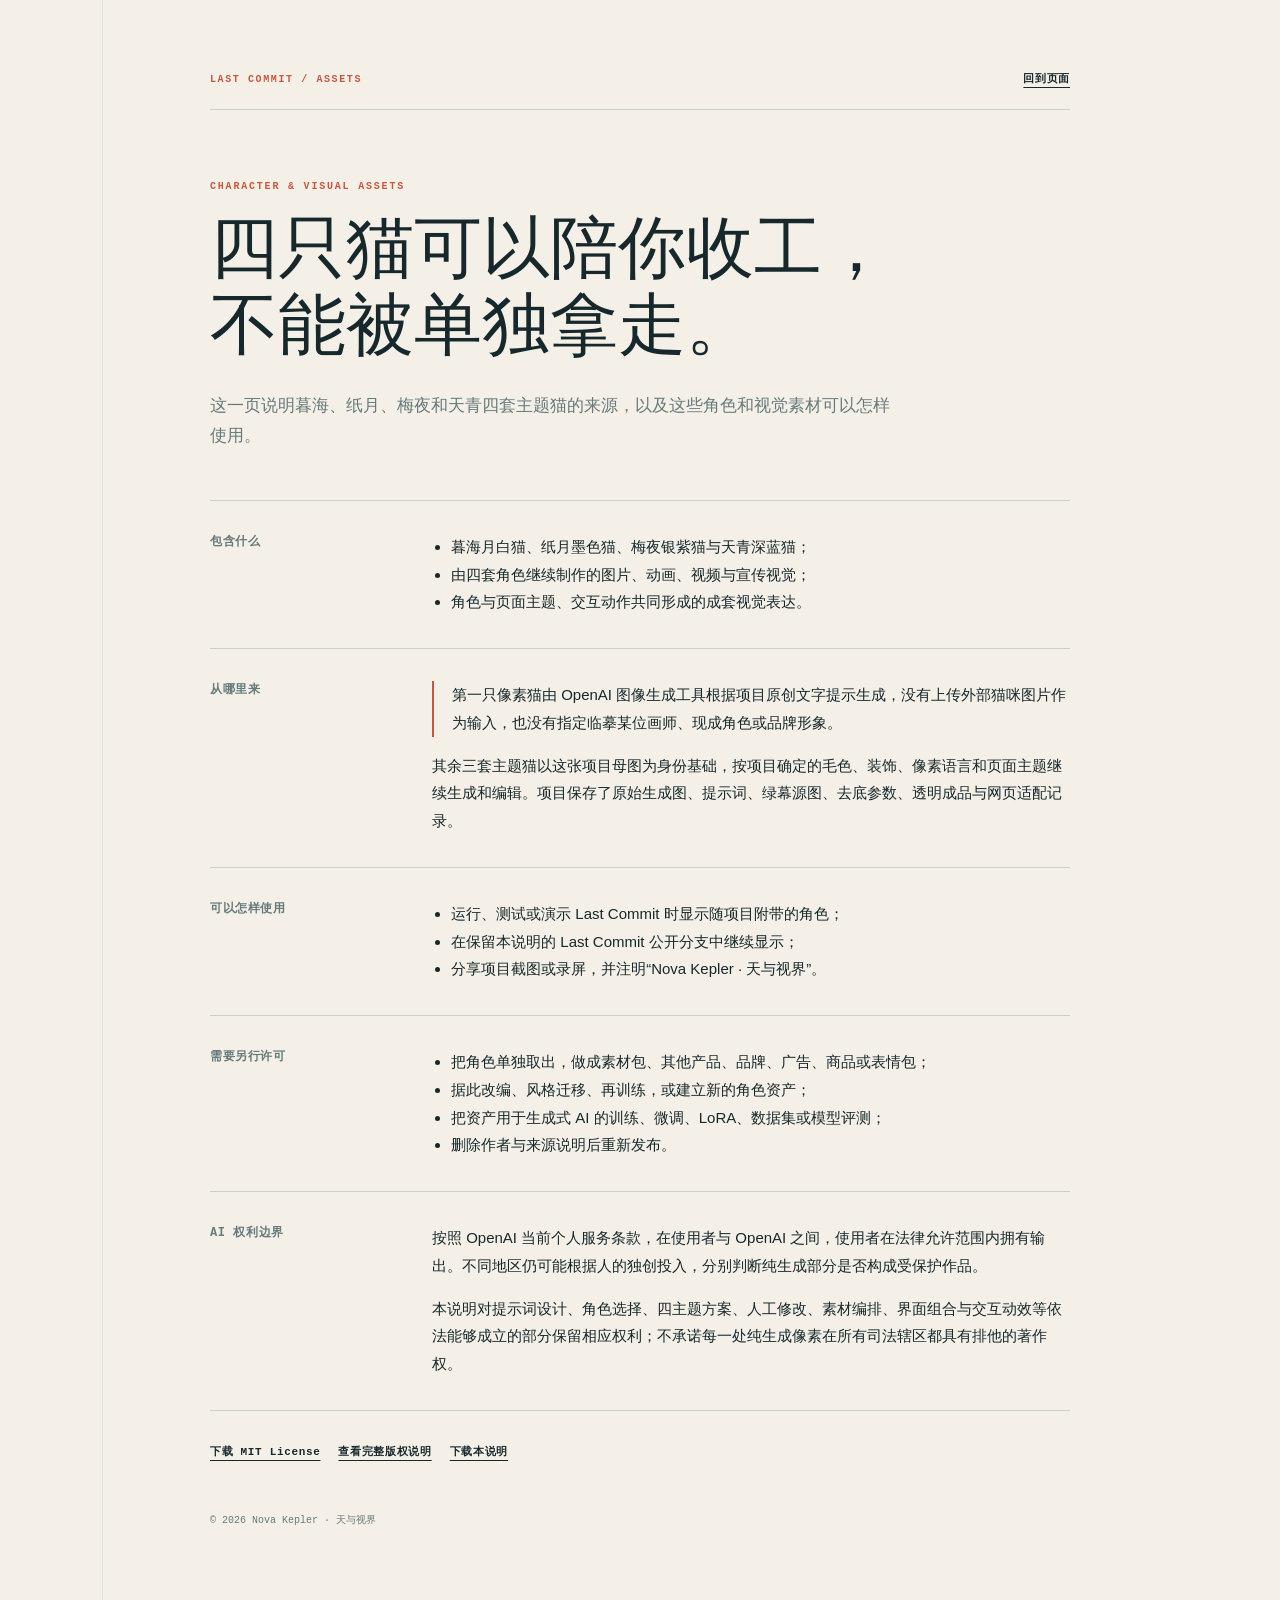
<file: asset-license.html>
<!doctype html>
<html lang="zh-CN">
<head>
  <meta charset="utf-8">
  <meta name="viewport" content="width=device-width,initial-scale=1">
  <meta name="color-scheme" content="dark light">
  <title>角色与视觉资产说明 · Last Commit</title>
  <link rel="stylesheet" href="assets/legal-v1.css">
</head>
<body>
  <main>
    <nav class="legal-nav" aria-label="页面导航">
      <span class="legal-mark">LAST COMMIT / ASSETS</span>
      <a href="last-commit.html">回到页面</a>
    </nav>
    <header>
      <p class="eyebrow">CHARACTER &amp; VISUAL ASSETS</p>
      <h1>四只猫可以陪你收工，不能被单独拿走。</h1>
      <p class="lead">这一页说明暮海、纸月、梅夜和天青四套主题猫的来源，以及这些角色和视觉素材可以怎样使用。</p>
    </header>
    <article>
      <section>
        <h2>包含什么</h2>
        <div class="section-copy">
          <ul>
            <li>暮海月白猫、纸月墨色猫、梅夜银紫猫与天青深蓝猫；</li>
            <li>由四套角色继续制作的图片、动画、视频与宣传视觉；</li>
            <li>角色与页面主题、交互动作共同形成的成套视觉表达。</li>
          </ul>
        </div>
      </section>
      <section>
        <h2>从哪里来</h2>
        <div class="section-copy">
          <p class="fact">第一只像素猫由 OpenAI 图像生成工具根据项目原创文字提示生成，没有上传外部猫咪图片作为输入，也没有指定临摹某位画师、现成角色或品牌形象。</p>
          <p>其余三套主题猫以这张项目母图为身份基础，按项目确定的毛色、装饰、像素语言和页面主题继续生成和编辑。项目保存了原始生成图、提示词、绿幕源图、去底参数、透明成品与网页适配记录。</p>
        </div>
      </section>
      <section>
        <h2>可以怎样使用</h2>
        <div class="section-copy">
          <ul>
            <li>运行、测试或演示 Last Commit 时显示随项目附带的角色；</li>
            <li>在保留本说明的 Last Commit 公开分支中继续显示；</li>
            <li>分享项目截图或录屏，并注明“Nova Kepler · 天与视界”。</li>
          </ul>
        </div>
      </section>
      <section>
        <h2>需要另行许可</h2>
        <div class="section-copy">
          <ul>
            <li>把角色单独取出，做成素材包、其他产品、品牌、广告、商品或表情包；</li>
            <li>据此改编、风格迁移、再训练，或建立新的角色资产；</li>
            <li>把资产用于生成式 AI 的训练、微调、LoRA、数据集或模型评测；</li>
            <li>删除作者与来源说明后重新发布。</li>
          </ul>
        </div>
      </section>
      <section>
        <h2>AI 权利边界</h2>
        <div class="section-copy">
          <p>按照 OpenAI 当前个人服务条款，在使用者与 OpenAI 之间，使用者在法律允许范围内拥有输出。不同地区仍可能根据人的独创投入，分别判断纯生成部分是否构成受保护作品。</p>
          <p>本说明对提示词设计、角色选择、四主题方案、人工修改、素材编排、界面组合与交互动效等依法能够成立的部分保留相应权利；不承诺每一处纯生成像素在所有司法辖区都具有排他的著作权。</p>
        </div>
      </section>
    </article>
    <div class="legal-links">
      <a href="LICENSE" download="Last-Commit-MIT-License.txt">下载 MIT License</a>
      <a href="notice.html">查看完整版权说明</a>
      <a href="ASSET-LICENSE.md" download="Last-Commit-Asset-License.md">下载本说明</a>
    </div>
    <footer>© 2026 Nova Kepler · 天与视界</footer>
  </main>
</body>
</html>
</file>
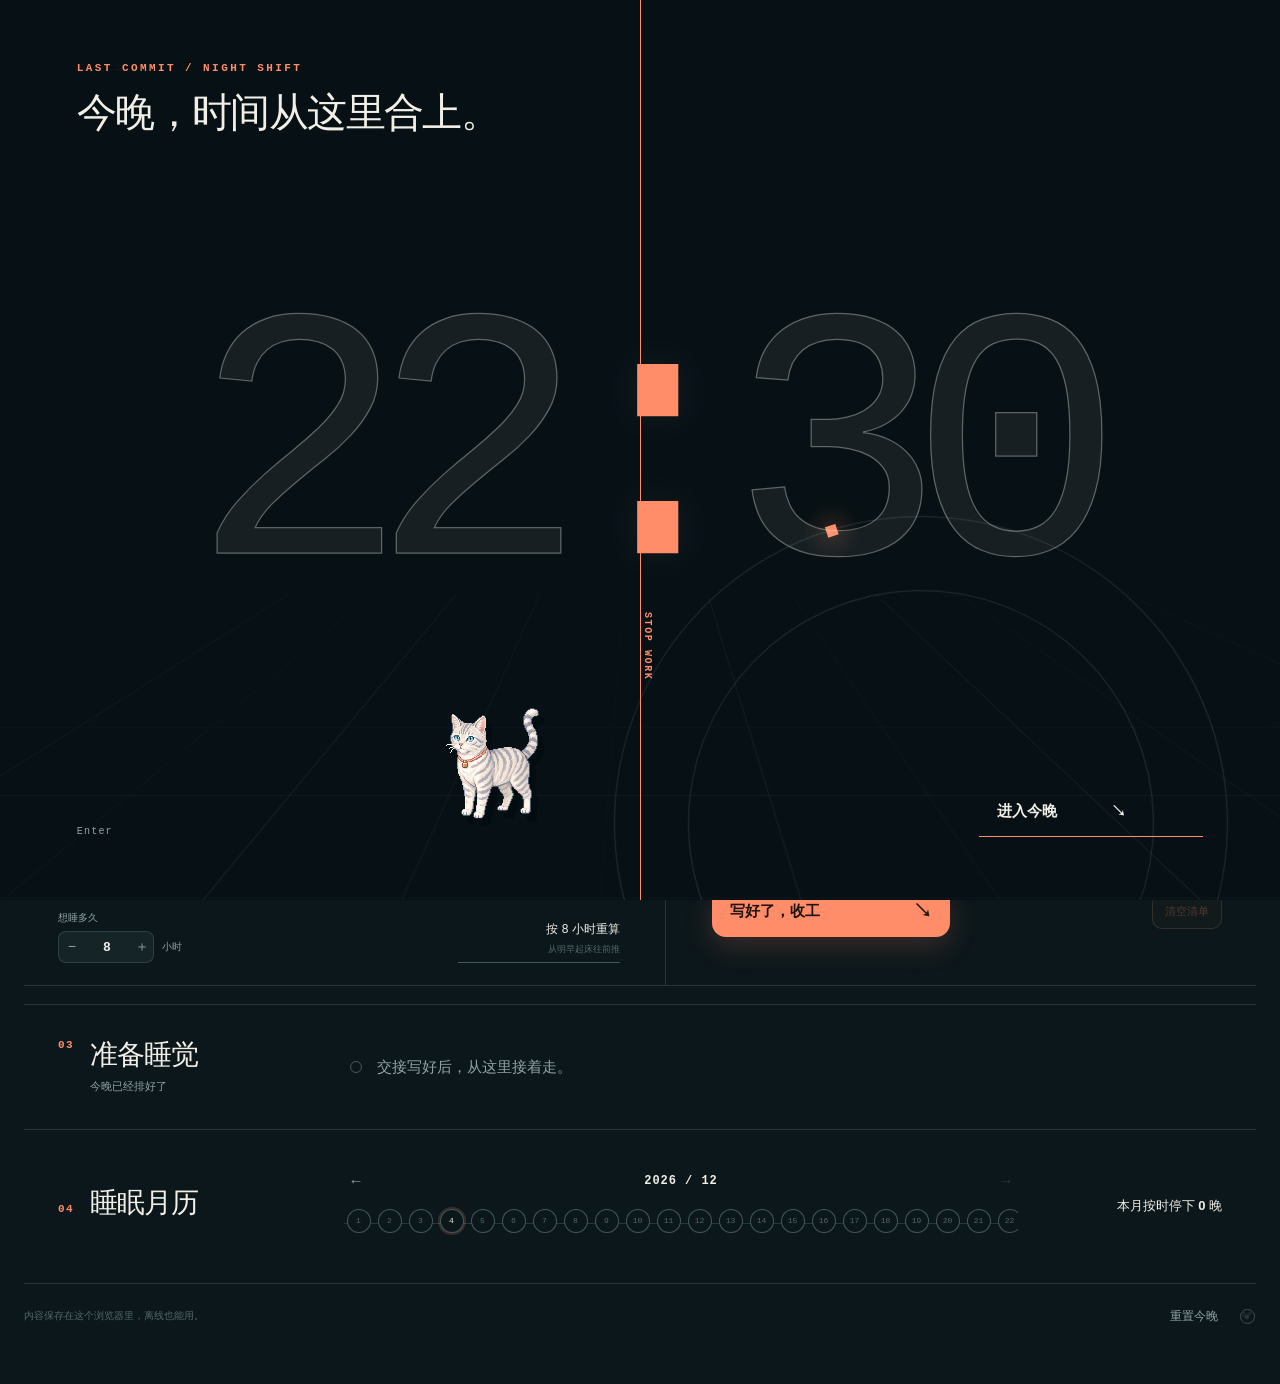
<file: Last Commit·早睡作息系统.html>
<!doctype html>
<html lang="zh-CN" data-theme="tide">
<head>
  <meta charset="utf-8">
  <meta name="viewport" content="width=device-width,initial-scale=1,viewport-fit=cover">
  <meta name="theme-color" content="#0c171b">
  <meta name="color-scheme" content="dark light">
  <meta name="author" content="Nova Kepler · 天与视界">
  <meta name="copyright" content="© 2026 Nova Kepler · 天与视界">
  <title>Last Commit · 早睡作息系统</title>
  <link rel="icon" href="favicon.svg" type="image/svg+xml">
  <link rel="license" href="LICENSE">
  <link rel="stylesheet" href="assets/last-commit-v12.34.css?v=12.34.3">
  <link rel="preload" as="image" href="assets/pixel-cat/theme-v12.1/pixel-cat-tide-v12.1.png">
  <link rel="prefetch" as="image" href="assets/pixel-cat/theme-v12.1/pixel-cat-paper-v12.1.png">
  <link rel="prefetch" as="image" href="assets/pixel-cat/theme-v12.1/pixel-cat-plum-v12.1.png">
  <link rel="prefetch" as="image" href="assets/pixel-cat/theme-v12.1/pixel-cat-dawn-v12.1.png">
  <link rel="preload" as="image" href="assets/pixel-cat/video-v2/video-idle-native-v12.28.png">
</head>
<body>
  <div class="prelude" id="prelude" role="dialog" aria-modal="true" aria-labelledby="prelude-title">
    <div class="prelude-grid" aria-hidden="true"></div>
    <div class="prelude-orbit" aria-hidden="true">
      <span class="prelude-orbit-ring"></span>
      <span class="prelude-orbit-mark"></span>
    </div>
    <div class="prelude-copy">
      <p class="prelude-brand">LAST COMMIT / NIGHT SHIFT</p>
      <h1 id="prelude-title">今晚，时间从这里合上。</h1>
    </div>
    <div class="prelude-clock" aria-hidden="true">
      <span id="prelude-hour">22</span><i>:</i><span id="prelude-minute">30</span>
    </div>
    <div class="prelude-cut" aria-hidden="true">
      <span class="prelude-cut-line"></span>
      <span class="prelude-cut-label">STOP WORK</span>
    </div>
    <img class="prelude-cat" data-theme-cat src="assets/pixel-cat/theme-v12.1/pixel-cat-tide-v12.1.png" alt="">
    <button class="prelude-enter" id="prelude-enter" type="button">
      <span>进入今晚</span>
      <span aria-hidden="true">↘</span>
    </button>
    <p class="prelude-hint">Enter</p>
  </div>

  <main class="app-shell" id="app">
    <header class="topbar">
      <a class="brand" href="#tonight" aria-label="回到今晚">
        <span class="brand-glyph" aria-hidden="true"><i></i></span>
        <span>LAST COMMIT</span>
      </a>
      <div class="top-status" aria-label="本地时间">
        <span class="signal-dot" aria-hidden="true"></span>
        <time id="clock">--:--:--</time>
      </div>
      <div class="top-actions">
        <button class="text-action" id="replay-intro" type="button">开场</button>
        <div class="theme-switcher" role="group" aria-label="页面颜色">
          <button class="theme-choice is-current" data-theme-choice="tide" type="button" aria-label="暮海" aria-pressed="true"><span></span></button>
          <button class="theme-choice" data-theme-choice="paper" type="button" aria-label="纸月" aria-pressed="false"><span></span></button>
          <button class="theme-choice" data-theme-choice="plum" type="button" aria-label="梅夜" aria-pressed="false"><span></span></button>
          <button class="theme-choice" data-theme-choice="dawn" type="button" aria-label="天青" aria-pressed="false"><span></span></button>
        </div>
        <button class="focus-toggle" id="focus-toggle" type="button" aria-pressed="false">
          <span class="focus-icon" aria-hidden="true"></span>
          <span>专注</span>
        </button>
      </div>
    </header>

    <section class="night-field interactive-zone" id="tonight" data-zone="tonight" aria-labelledby="phase-title">
      <div class="field-ambient" aria-hidden="true">
        <span class="longitude longitude-a"></span>
        <span class="longitude longitude-b"></span>
        <span class="field-index">LC / <b id="night-index">000</b></span>
      </div>
      <button class="focus-exit" id="focus-exit" type="button">返回全览</button>

      <div class="phase-copy">
        <p class="phase-kicker" id="phase-kicker">今晚 22:30 收工</p>
        <h1 id="phase-title">距离收工</h1>
      </div>

      <div class="countdown-wrap">
        <div class="countdown" id="countdown" aria-label="距离收工还有">
          <span class="count-hours">--</span><i>:</i><span class="count-minutes">--</span><i>:</i><span class="count-seconds">--</span>
        </div>
        <p class="phase-note" id="phase-note" aria-live="polite"></p>
      </div>

      <div class="cat-performance-stage" id="cat-performance-stage" aria-hidden="true">
        <video class="cat-performance" id="cat-performance" muted playsinline preload="metadata"></video>
      </div>

      <button class="cat-companion" id="cat-companion" type="button" aria-label="和像素猫互动" aria-describedby="cat-line">
        <span class="cat-moon" aria-hidden="true"></span>
        <span class="cat-shadow" aria-hidden="true"></span>
        <span class="cat-aura" aria-hidden="true"></span>
        <span class="cat-look" id="cat-look" aria-hidden="true">
          <img class="cat-visual" data-runtime-cat src="assets/pixel-cat/video-v2/video-idle-native-v12.28.png" alt="">
          <span class="cat-scan"></span>
        </span>
        <span class="cat-headsup" aria-hidden="true">
          <b id="cat-state-kind">IDLE</b>
          <i id="cat-state-detail">watching time</i>
        </span>
        <span class="cat-fx" id="cat-fx" aria-hidden="true"></span>
      </button>
      <div class="cat-line" id="cat-line" aria-live="polite">你先忙 咪在收工那格旁边趴着</div>

      <div class="time-horizon" aria-label="一天二十四小时的作息循环">
        <span class="horizon-caption" aria-hidden="true">24H / DAY LOOP</span>
        <span class="horizon-segment horizon-sleep-early" id="horizon-sleep-early" aria-hidden="true"></span>
        <span class="horizon-segment horizon-sleep-late" id="horizon-sleep-late" aria-hidden="true"></span>
        <span class="horizon-segment horizon-awake" id="horizon-awake" aria-hidden="true"></span>
        <span class="horizon-segment horizon-awake horizon-awake-wrap" id="horizon-awake-wrap" aria-hidden="true"></span>
        <span class="horizon-segment horizon-winddown" id="horizon-winddown" aria-hidden="true"></span>
        <span class="horizon-segment horizon-winddown horizon-winddown-wrap" id="horizon-winddown-wrap" aria-hidden="true"></span>
        <span class="horizon-progress" id="horizon-progress"></span>
        <span class="horizon-now" id="horizon-now"></span>
        <span class="horizon-hour hour-00" aria-hidden="true">00</span>
        <span class="horizon-hour hour-06" aria-hidden="true">06</span>
        <span class="horizon-hour hour-12" aria-hidden="true">12</span>
        <span class="horizon-hour hour-18" aria-hidden="true">18</span>
        <span class="horizon-label horizon-off">收工 <b id="horizon-off">22:30</b></span>
        <span class="horizon-label horizon-bed">入睡 <b id="horizon-bed">23:30</b></span>
        <span class="horizon-label horizon-wake">起床 <b id="horizon-wake">07:30</b></span>
      </div>
    </section>

    <section class="workbench" aria-label="今晚安排与明早任务">
      <div class="workbench-rail" aria-hidden="true"><span id="rail-marker"></span></div>

      <section class="plan-panel interactive-zone" id="plan-panel" data-zone="plan" aria-labelledby="plan-title">
        <header class="section-heading">
          <span class="section-index">01</span>
          <h2 id="plan-title">今晚怎么安排</h2>
        </header>

        <div class="orbit-plan" aria-label="今晚时间轴：现在、收工、入睡与起床">
          <svg class="orbit-map" viewBox="0 0 720 128" aria-hidden="true" preserveAspectRatio="none">
            <defs>
              <linearGradient id="night-route-gradient" x1="0" x2="1">
                <stop class="orbit-stop-a" offset="0"></stop>
                <stop class="orbit-stop-b" offset=".58"></stop>
                <stop class="orbit-stop-c" offset="1"></stop>
              </linearGradient>
            </defs>
            <path class="orbit-halo" d="M28 82 C188 112 532 112 692 82"></path>
            <path class="orbit-echo" d="M28 93 C204 119 516 119 692 93"></path>
            <path class="orbit-track" d="M28 82 C188 112 532 112 692 82"></path>
            <path class="orbit-active" id="orbit-active" pathLength="1" d="M28 82 C188 112 532 112 692 82"></path>
            <g class="orbit-stations">
              <line x1="120" y1="66" x2="120" y2="94.35"></line>
              <line x1="360" y1="69.5" x2="360" y2="104.5"></line>
              <line x1="600" y1="66" x2="600" y2="94.35"></line>
              <rect x="115" y="89.35" width="10" height="10" rx="1" transform="rotate(45 120 94.35)"></rect>
              <rect x="355" y="99.5" width="10" height="10" rx="1" transform="rotate(45 360 104.5)"></rect>
              <rect x="595" y="89.35" width="10" height="10" rx="1" transform="rotate(45 600 94.35)"></rect>
            </g>
            <g class="orbit-now" id="orbit-now" data-stage="before" transform="translate(72 88.93)">
              <rect x="-3" y="-3" width="6" height="6" transform="rotate(45)"></rect>
              <text id="orbit-now-label" x="0" y="-12">现在</text>
            </g>
          </svg>
          <div class="time-node node-off">
            <label for="off-time">收工</label>
            <select id="off-time" aria-label="收工时间，每 15 分钟一个选项"></select>
          </div>
          <div class="time-node node-bed">
            <label for="bed-time">入睡</label>
            <select id="bed-time" aria-label="入睡时间，每 15 分钟一个选项"></select>
          </div>
          <div class="time-node node-wake">
            <label for="wake-time">起床</label>
            <select id="wake-time" aria-label="起床时间，每 15 分钟一个选项"></select>
          </div>
        </div>

        <div class="plan-readout">
          <div class="plan-stats" aria-label="今晚安排的时长">
            <span><small>今天清醒</small><b id="awake-stat">15 小时</b></span>
            <span><small>停工以后</small><b id="buffer-stat">1 小时</b></span>
            <span><small>睡眠</small><b id="sleep-stat">8 小时</b></span>
          </div>
          <div class="sleep-goal">
            <small>想睡多久</small>
            <div class="sleep-goal-stepper" role="group" aria-label="默认睡眠时长，每次调整十五分钟">
              <button id="sleep-goal-down" type="button" aria-label="减少十五分钟">−</button>
              <output class="sleep-goal-output" id="sleep-goal-output" aria-live="polite">8</output>
              <button id="sleep-goal-up" type="button" aria-label="增加十五分钟">＋</button>
            </div>
            <span class="sleep-goal-unit">小时</span>
          </div>
          <button class="quiet-button recalculate-button" id="recalculate" type="button">
            <span id="recalculate-label">按 8 小时重算</span>
            <small>从明早起床往前推</small>
          </button>
        </div>
        <p class="inline-feedback" id="plan-feedback" aria-live="polite"></p>
      </section>

      <section class="handoff-panel interactive-zone" id="handoff-panel" data-zone="handoff" aria-labelledby="handoff-title">
        <header class="section-heading">
          <span class="section-index">02</span>
          <h2 id="handoff-title">明早先做什么</h2>
        </header>

        <div class="handoff-grid">
          <div class="note-field">
            <label id="dump-label" for="brain-dump">今天做到哪儿了</label>
            <div class="note-paper">
              <textarea id="brain-dump" rows="1" placeholder="留一句，明早接得上"></textarea>
            </div>
          </div>

          <div class="task-field">
            <label id="task-label" for="task-input">明早先做</label>
            <div class="task-entry">
              <input id="task-input" type="text" autocomplete="off" placeholder="写一件，回车加入">
              <button id="task-add" type="button" aria-label="加入明早要做的事">＋</button>
            </div>
            <div class="task-list-shell">
              <ul class="task-list" id="task-list" aria-live="polite"></ul>
              <span class="task-status" id="task-status" aria-live="polite">还没写明早的事</span>
            </div>
          </div>
        </div>

        <div class="handoff-actions">
          <button class="primary-action" id="handoff-button" type="button">
            <span id="handoff-button-label">写好了，收工</span><i aria-hidden="true">↘</i>
          </button>
          <div class="handoff-utilities">
            <button class="restore-tasks" id="task-undo" type="button" hidden>恢复清单</button>
            <button class="clear-tasks" id="task-clear" type="button" disabled>清空清单</button>
            <details class="backup-menu" id="backup-menu">
              <summary>留个备份</summary>
              <div>
                <button id="export-copy" type="button">复制</button>
                <button id="export-md" type="button">Markdown</button>
                <button id="export-ics" type="button">日历</button>
              </div>
            </details>
          </div>
          <p class="inline-feedback handoff-feedback" id="handoff-feedback" aria-live="polite"></p>
        </div>
      </section>
    </section>

    <section class="winddown-strip interactive-zone" id="winddown" data-zone="winddown" aria-labelledby="winddown-title">
      <header class="section-heading">
        <span class="section-index">03</span>
        <div>
          <h2 id="winddown-title">准备睡觉</h2>
          <p id="winddown-time">离睡觉还有 1 小时</p>
        </div>
      </header>

      <div class="winddown-locked" id="winddown-locked">
        <span></span>
        <p>交接写好后，从这里接着走。</p>
      </div>

      <div class="winddown-body" id="winddown-body" hidden>
        <ol class="shutdown-list" id="shutdown-list"></ol>
        <aside class="breath-dock" aria-label="三轮呼吸调节">
          <button class="breath-orb" id="breath-button" type="button" aria-label="开始三轮呼吸">
            <span class="breath-orb-ring" aria-hidden="true"></span>
            <span class="breath-display">
              <span id="breath-word">准备</span>
              <strong id="breath-count">4</strong>
            </span>
          </button>
          <div class="breath-readout">
            <div class="breath-meta">
              <span id="breath-round">三轮</span>
              <time id="breath-elapsed" datetime="PT0S">00:00</time>
            </div>
            <p id="breath-copy">吸 4 秒，停 2 秒，呼 6 秒。</p>
            <div class="breath-actions">
              <button id="breath-toggle" type="button">开始</button>
              <button id="breath-reset" type="button" hidden>重来</button>
            </div>
          </div>
          <button class="finish-button" id="finish-night" type="button">今晚收好</button>
        </aside>
      </div>
    </section>

    <section class="history-band" aria-labelledby="history-title">
      <div class="calendar-heading section-heading">
        <p class="section-index">04</p>
        <h2 id="history-title">睡眠月历</h2>
      </div>
      <div class="calendar-card" id="calendar-card">
        <div class="calendar-toolbar">
          <button id="calendar-prev" type="button" aria-label="上一个月">←</button>
          <time id="calendar-month">2026 / 07</time>
          <button id="calendar-next" type="button" aria-label="下一个月">→</button>
        </div>
        <div class="history-track" id="history-track" role="grid" aria-label="每月收工记录"></div>
      </div>
      <div class="calendar-summary">
        <strong id="history-summary">本月按时停下 0 晚</strong>
      </div>
    </section>

    <footer class="page-footer">
      <p class="footer-note">内容保存在这个浏览器里，离线也能用。</p>
      <div class="footer-actions">
        <button id="reset-tonight" type="button">重置今晚</button>
        <button class="copyright-butterfly" id="copyright-trigger" type="button" aria-haspopup="dialog" aria-controls="copyright-dialog" aria-label="查看版权与开源说明" title="版权与开源说明">
          <span class="butterfly-seal" aria-hidden="true">
            <span class="butterfly-icon"></span>
          </span>
        </button>
      </div>
    </footer>
  </main>

  <dialog class="rights-dialog" id="copyright-dialog" aria-labelledby="rights-title">
    <div class="rights-sheet">
      <button class="rights-close" id="copyright-close" type="button" aria-label="关闭版权说明">×</button>

      <header class="rights-heading">
        <div class="rights-butterfly" aria-hidden="true">
          <span class="butterfly-icon"></span>
        </div>
        <div class="rights-heading-copy">
          <p class="rights-kicker">COPYRIGHT / OPEN SOURCE</p>
          <h2 id="rights-title">版权与开源</h2>
        </div>
      </header>

      <div class="rights-tabs" role="tablist" aria-label="版权说明分类">
        <button class="rights-tab" id="rights-tab-summary" type="button" role="tab" aria-selected="true" aria-controls="rights-panel-summary" data-rights-tab="rights-panel-summary">代码与归属</button>
        <button class="rights-tab" id="rights-tab-assets" type="button" role="tab" aria-selected="false" aria-controls="rights-panel-assets" data-rights-tab="rights-panel-assets" tabindex="-1">视觉资产</button>
        <button class="rights-tab" id="rights-tab-files" type="button" role="tab" aria-selected="false" aria-controls="rights-panel-files" data-rights-tab="rights-panel-files" tabindex="-1">下载文件</button>
      </div>

      <div class="rights-panels">
        <section class="rights-panel" id="rights-panel-summary" role="tabpanel" aria-labelledby="rights-tab-summary">
          <p class="rights-lead">页面代码已经开源。你可以去 GitHub 查看源码、下载项目，也可以继续了解猫咪角色和视觉素材的来源。</p>
          <div class="rights-owner-block">
            <span>© 2026 Nova Kepler · 天与视界</span>
            <span>Nova Kepler · Tianyu Vision</span>
          </div>
          <div class="rights-file-list">
            <a class="rights-file" href="https://github.com/NovaKepler513/last-commit-sleep" target="_blank" rel="noopener noreferrer">
              <span><b>在 GitHub 查看开源项目</b><small>源代码、使用说明与版本更新</small></span><i>打开 ↗</i>
            </a>
          </div>
          <dl class="rights-split">
            <div>
              <dt>页面代码</dt>
              <dd>HTML、CSS、JavaScript 与代码示例使用 MIT License。可以阅读、修改和再发布，但需要保留版权与许可说明。</dd>
            </div>
            <div>
              <dt>角色与视觉</dt>
              <dd>包括暮海月白猫、纸月墨色猫、梅夜银紫猫、天青深蓝猫，以及相关图片、动画、视频和宣传视觉。具体使用方式见“视觉资产”。</dd>
            </div>
            <div>
              <dt>外部资料</dt>
              <dd>睡眠资料、论文、公共健康信息与技术标准的版权归各自作者和机构。</dd>
            </div>
            <div>
              <dt>健康信息</dt>
              <dd>Last Commit 是生活节奏与任务交接工具，不提供医疗建议。</dd>
            </div>
          </dl>
        </section>

        <section class="rights-panel" id="rights-panel-assets" role="tabpanel" aria-labelledby="rights-tab-assets" hidden>
          <p class="rights-lead">四只猫可以陪你使用这个项目，但不能被单独拿去做新的产品或素材。</p>
          <h3>包含的资产</h3>
          <ul>
            <li>暮海月白猫、纸月墨色猫、梅夜银紫猫与天青深蓝猫；</li>
            <li>由四套角色继续制作的图片、动画、视频和宣传视觉。</li>
          </ul>
          <h3>生成与制作</h3>
          <p>第一只像素猫由 OpenAI 图像生成工具根据原创文字提示生成，没有上传外部猫咪图片作为输入。其余主题猫以项目母图继续生成和编辑；成品经过人工选片、角色设定、配色、去底、边缘处理、尺寸校准、界面组合与交互编排。</p>
          <h3>需要另行许可</h3>
          <ul>
            <li>把角色单独做成素材包、其他产品、品牌、广告、商品或表情包；</li>
            <li>据此改编、风格迁移、再训练，或建立新的角色资产；</li>
            <li>把资产用于生成式 AI 的训练、微调、LoRA、数据集或模型评测。</li>
          </ul>
          <a class="rights-standalone" href="asset-license.html">单独打开完整视觉资产说明</a>
        </section>

        <section class="rights-panel" id="rights-panel-files" role="tabpanel" aria-labelledby="rights-tab-files" hidden>
          <p class="rights-lead">需要保存到本地的文件，都放在这里。</p>
          <div class="rights-file-list">
            <a class="rights-file" href="LICENSE" download="Last-Commit-MIT-License.txt">
              <span><b>MIT License</b><small>页面代码的开源许可</small></span><i>下载</i>
            </a>
            <a class="rights-file" href="ASSET-LICENSE.md" download="Last-Commit-Asset-License.md">
              <span><b>角色与视觉说明</b><small>主题猫、图片、动画、视频与宣传视觉</small></span><i>下载</i>
            </a>
            <a class="rights-file" href="NOTICE.md" download="Last-Commit-Copyright-Notice.md">
              <span><b>完整版权说明</b><small>署名、生成方式、外部资料与健康信息</small></span><i>下载</i>
            </a>
          </div>
          <a class="rights-standalone" href="notice.html">单独打开完整版权说明</a>
        </section>
      </div>
    </div>
  </dialog>

  <div class="complete-screen" id="complete-screen" role="dialog" aria-modal="true" aria-labelledby="complete-title" hidden>
    <div class="complete-orbit" aria-hidden="true"></div>
    <img data-theme-cat src="assets/pixel-cat/theme-v12.1/pixel-cat-tide-v12.1.png" alt="">
    <p>LAST COMMIT SAVED</p>
    <h2 id="complete-title">今晚收好了。</h2>
    <span id="complete-copy"></span>
    <button id="complete-close" type="button">回到页面</button>
  </div>

  <div class="cursor-captive" id="cursor-captive" hidden aria-hidden="true">
    <svg viewBox="0 0 24 32"><path d="M2 2v25l7-6 5 10 5-3-5-9h8z"></path></svg>
  </div>

  <script src="assets/last-commit-v12.25.js?v=12.34.3"></script>
</body>
</html>
</file>
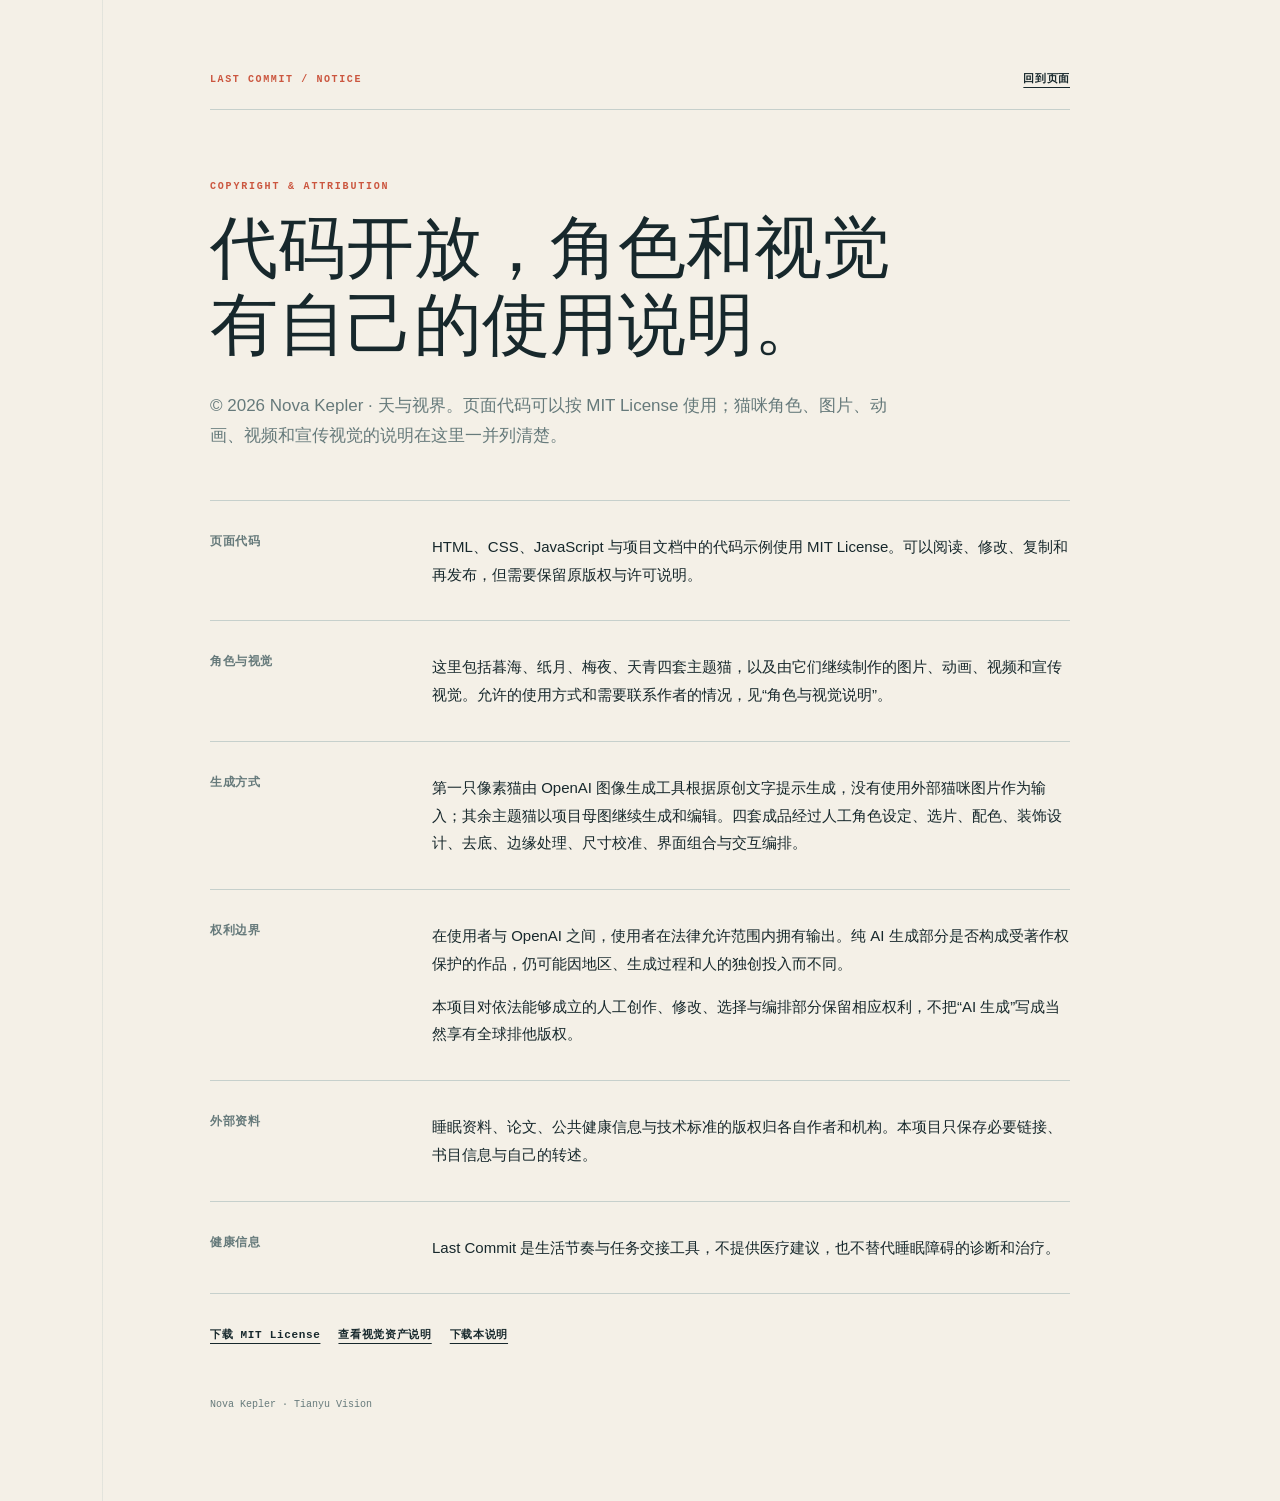
<file: notice.html>
<!doctype html>
<html lang="zh-CN">
<head>
  <meta charset="utf-8">
  <meta name="viewport" content="width=device-width,initial-scale=1">
  <meta name="color-scheme" content="dark light">
  <title>完整版权说明 · Last Commit</title>
  <link rel="stylesheet" href="assets/legal-v1.css">
</head>
<body>
  <main>
    <nav class="legal-nav" aria-label="页面导航">
      <span class="legal-mark">LAST COMMIT / NOTICE</span>
      <a href="last-commit.html">回到页面</a>
    </nav>
    <header>
      <p class="eyebrow">COPYRIGHT &amp; ATTRIBUTION</p>
      <h1>代码开放，角色和视觉有自己的使用说明。</h1>
      <p class="lead">© 2026 Nova Kepler · 天与视界。页面代码可以按 MIT License 使用；猫咪角色、图片、动画、视频和宣传视觉的说明在这里一并列清楚。</p>
    </header>
    <article>
      <section>
        <h2>页面代码</h2>
        <div class="section-copy">
          <p>HTML、CSS、JavaScript 与项目文档中的代码示例使用 MIT License。可以阅读、修改、复制和再发布，但需要保留原版权与许可说明。</p>
        </div>
      </section>
      <section>
        <h2>角色与视觉</h2>
        <div class="section-copy">
          <p>这里包括暮海、纸月、梅夜、天青四套主题猫，以及由它们继续制作的图片、动画、视频和宣传视觉。允许的使用方式和需要联系作者的情况，见“角色与视觉说明”。</p>
        </div>
      </section>
      <section>
        <h2>生成方式</h2>
        <div class="section-copy">
          <p>第一只像素猫由 OpenAI 图像生成工具根据原创文字提示生成，没有使用外部猫咪图片作为输入；其余主题猫以项目母图继续生成和编辑。四套成品经过人工角色设定、选片、配色、装饰设计、去底、边缘处理、尺寸校准、界面组合与交互编排。</p>
        </div>
      </section>
      <section>
        <h2>权利边界</h2>
        <div class="section-copy">
          <p>在使用者与 OpenAI 之间，使用者在法律允许范围内拥有输出。纯 AI 生成部分是否构成受著作权保护的作品，仍可能因地区、生成过程和人的独创投入而不同。</p>
          <p>本项目对依法能够成立的人工创作、修改、选择与编排部分保留相应权利，不把“AI 生成”写成当然享有全球排他版权。</p>
        </div>
      </section>
      <section>
        <h2>外部资料</h2>
        <div class="section-copy">
          <p>睡眠资料、论文、公共健康信息与技术标准的版权归各自作者和机构。本项目只保存必要链接、书目信息与自己的转述。</p>
        </div>
      </section>
      <section>
        <h2>健康信息</h2>
        <div class="section-copy">
          <p>Last Commit 是生活节奏与任务交接工具，不提供医疗建议，也不替代睡眠障碍的诊断和治疗。</p>
        </div>
      </section>
    </article>
    <div class="legal-links">
      <a href="LICENSE" download="Last-Commit-MIT-License.txt">下载 MIT License</a>
      <a href="asset-license.html">查看视觉资产说明</a>
      <a href="NOTICE.md" download="Last-Commit-Copyright-Notice.md">下载本说明</a>
    </div>
    <footer>Nova Kepler · Tianyu Vision</footer>
  </main>
</body>
</html>
</file>
<file: assets/legal-v1.css>
:root {
  color-scheme: dark light;
  --bg: #0c171b;
  --panel: #132327;
  --ink: #f1eee7;
  --muted: #9eb0b0;
  --line: #30474b;
  --accent: #ff8969;
  --mono: "SFMono-Regular", Consolas, "Liberation Mono", monospace;
  --display: "Songti SC", "STSong", "Noto Serif CJK SC", serif;
  --sans: -apple-system, BlinkMacSystemFont, "Segoe UI", sans-serif;
}

* {
  box-sizing: border-box;
}

body {
  margin: 0;
  color: var(--ink);
  background:
    linear-gradient(90deg, transparent 0 8%, color-mix(in srgb, var(--line) 38%, transparent) 8% calc(8% + 1px), transparent calc(8% + 1px)),
    var(--bg);
  font-family: var(--sans);
}

main {
  width: min(860px, calc(100% - 40px));
  margin: 0 auto;
  padding: 72px 0 88px;
}

.legal-nav {
  display: flex;
  align-items: center;
  justify-content: space-between;
  gap: 24px;
  padding-bottom: 22px;
  border-bottom: 1px solid var(--line);
}

.legal-nav a,
.legal-links a {
  color: inherit;
  font: 600 11px/1.4 var(--mono);
  letter-spacing: .06em;
  text-underline-offset: 5px;
}

.legal-mark {
  color: var(--accent);
  font: 700 10px/1 var(--mono);
  letter-spacing: .16em;
}

header {
  padding: 72px 0 48px;
}

.eyebrow {
  margin: 0 0 18px;
  color: var(--accent);
  font: 700 10px/1 var(--mono);
  letter-spacing: .18em;
}

h1 {
  max-width: 680px;
  margin: 0;
  font: 400 clamp(38px, 7vw, 68px)/1.12 var(--display);
}

.lead {
  max-width: 680px;
  margin: 28px 0 0;
  color: var(--muted);
  font-size: 17px;
  line-height: 1.8;
}

article {
  display: grid;
  gap: 0;
  border-top: 1px solid var(--line);
}

section {
  display: grid;
  grid-template-columns: 180px minmax(0, 1fr);
  gap: 42px;
  padding: 32px 0;
  border-bottom: 1px solid var(--line);
}

h2 {
  margin: 0;
  color: var(--muted);
  font: 650 12px/1.5 var(--mono);
  letter-spacing: .05em;
}

.section-copy > :first-child {
  margin-top: 0;
}

.section-copy > :last-child {
  margin-bottom: 0;
}

p,
li {
  font-size: 15px;
  line-height: 1.85;
}

ul {
  margin: 0;
  padding-left: 1.2em;
}

.fact {
  padding-left: 18px;
  border-left: 2px solid var(--accent);
}

.legal-links {
  display: flex;
  flex-wrap: wrap;
  gap: 18px;
  padding-top: 34px;
}

footer {
  padding-top: 52px;
  color: var(--muted);
  font: 500 10px/1.7 var(--mono);
}

@media (max-width: 680px) {
  body {
    background: var(--bg);
  }

  main {
    width: min(100% - 32px, 860px);
    padding-top: 28px;
  }

  header {
    padding: 48px 0 36px;
  }

  section {
    grid-template-columns: 1fr;
    gap: 12px;
    padding: 26px 0;
  }
}

@media (prefers-color-scheme: light) {
  :root {
    --bg: #f4f0e7;
    --panel: #ece5d8;
    --ink: #17282c;
    --muted: #667a7b;
    --line: #c6d0cc;
    --accent: #cb563f;
  }
}
</file>
<file: assets/last-commit-v12.34.css>
@import url("./last-commit-v12.32.css");

/* v12.34: every video action hands off from the untouched idle pose. */

.cat-companion.is-video-pending .cat-visual {
  animation: none !important;
  transform: none !important;
  filter: none !important;
  clip-path: none !important;
}

.cat-companion.is-video-pending .cat-scan,
.cat-companion.is-video-pending .cat-fx {
  animation: none !important;
  opacity: 0 !important;
}

/* One restrained signal flicker, followed by a clean cross-fade. */
@keyframes catVideoSignalIn {
  0% { opacity: 0; filter: brightness(1); }
  36% { opacity: .36; filter: brightness(1.035); }
  43% { opacity: .22; filter: brightness(.99); }
  64% { opacity: .68; filter: brightness(1.015); }
  100% { opacity: 1; filter: brightness(1); }
}

@keyframes catIdleSignalOut {
  0% { opacity: 1; filter: brightness(1); }
  36% { opacity: .64; filter: brightness(1.035); }
  43% { opacity: .78; filter: brightness(.99); }
  64% { opacity: .32; filter: brightness(1.015); }
  100% { opacity: 0; filter: brightness(1); }
}

@keyframes catVideoSignalOut {
  0% { opacity: 1; filter: brightness(1); }
  36% { opacity: .64; filter: brightness(1.025); }
  43% { opacity: .76; filter: brightness(.995); }
  64% { opacity: .3; filter: brightness(1.01); }
  100% { opacity: 0; filter: brightness(1); }
}

@keyframes catIdleSignalIn {
  0% { opacity: 0; filter: brightness(1); }
  36% { opacity: .36; filter: brightness(1.025); }
  43% { opacity: .24; filter: brightness(.995); }
  64% { opacity: .7; filter: brightness(1.01); }
  100% { opacity: 1; filter: brightness(1); }
}

@media (prefers-reduced-motion: reduce) {
  .cat-companion.is-video-pending .cat-visual {
    animation: none !important;
  }
}
</file>
